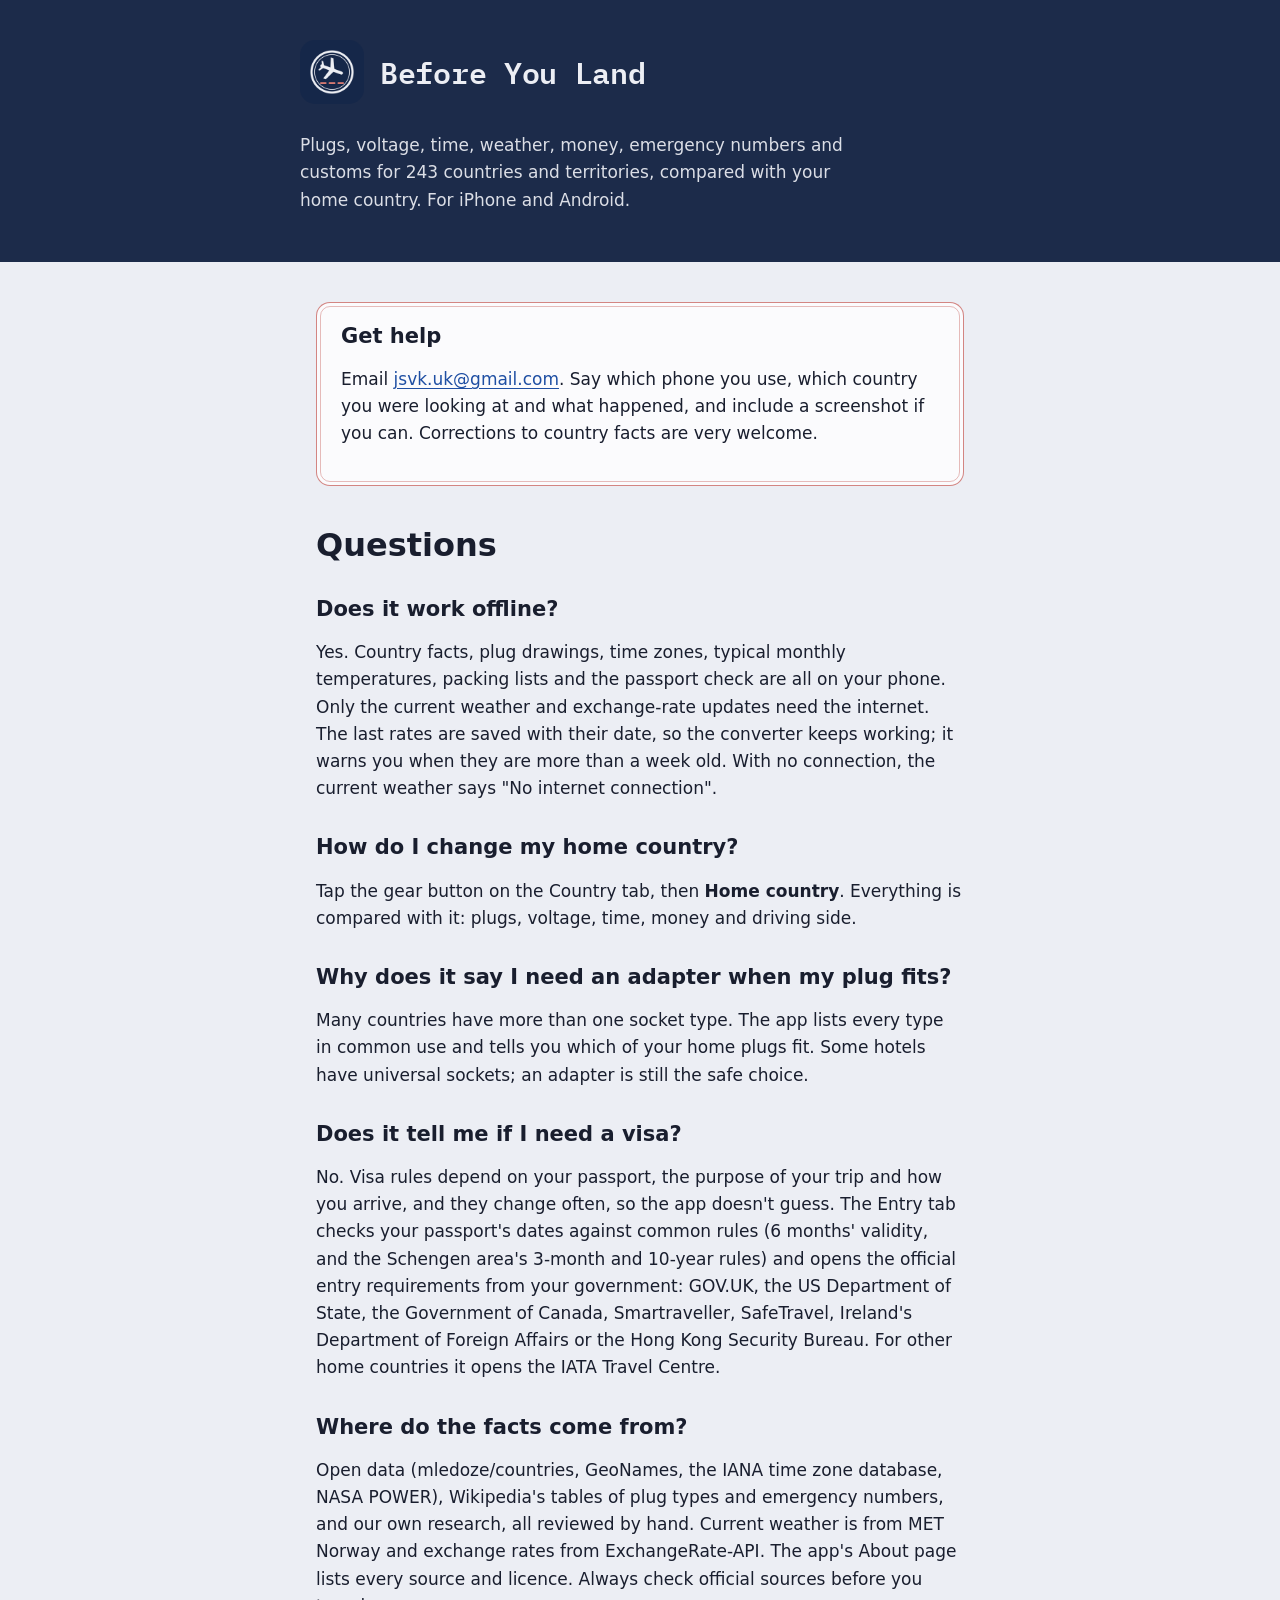
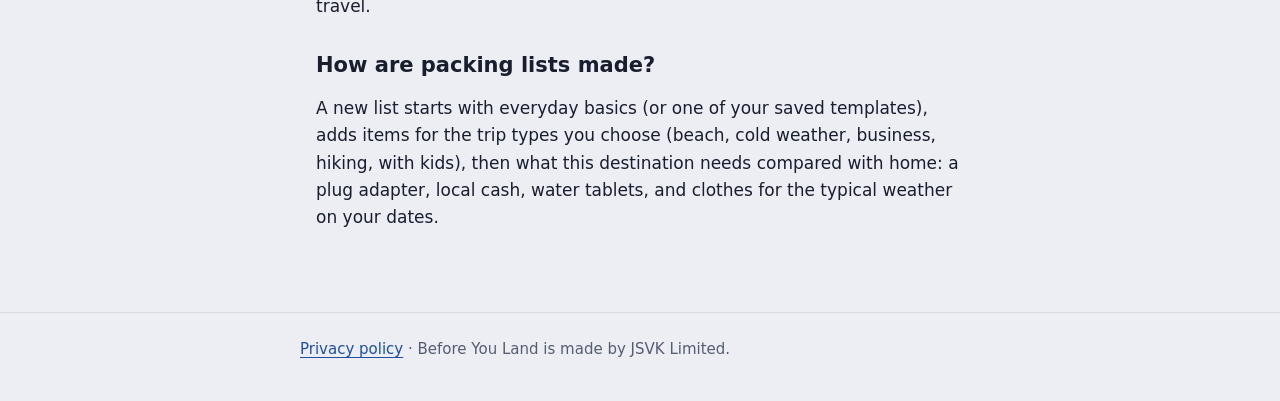
<file: index.html>
<!doctype html>
<html lang="en">
<head>
  <meta charset="utf-8">
  <meta name="viewport" content="width=device-width, initial-scale=1">
  <title>Before You Land help</title>
  <meta name="description" content="Help and contact for Before You Land, the travel app that compares each country's plugs, time, money and customs with home.">
  <link rel="icon" href="favicon.png">
  <link rel="apple-touch-icon" href="icon-180.png">
  <link rel="preconnect" href="https://fonts.googleapis.com">
  <link rel="preconnect" href="https://fonts.gstatic.com" crossorigin>
  <link href="https://fonts.googleapis.com/css2?family=IBM+Plex+Mono:wght@600&display=swap" rel="stylesheet">
  <link rel="stylesheet" href="style.css">
</head>
<body>
  <header class="band">
    <div class="wrap">
      <a class="brand" href="./">
        <img src="icon-180.png" alt="">
        <span>Before You Land</span>
      </a>
      <p>Plugs, voltage, time, weather, money, emergency numbers and customs for 243 countries and territories, compared with your home country. For iPhone and Android.</p>
    </div>
  </header>

  <main class="wrap">
    <section class="contact">
      <h2>Get help</h2>
      <p>Email <a href="mailto:jsvk.uk@gmail.com?subject=Before%20You%20Land">jsvk.uk@gmail.com</a>. Say which phone you use, which country you were looking at and what happened, and include a screenshot if you can. Corrections to country facts are very welcome.</p>
    </section>

    <h1>Questions</h1>

    <h2>Does it work offline?</h2>
    <p>Yes. Country facts, plug drawings, time zones, typical monthly temperatures, packing lists and the passport check are all on your phone. Only the current weather and exchange-rate updates need the internet. The last rates are saved with their date, so the converter keeps working; it warns you when they are more than a week old. With no connection, the current weather says "No internet connection".</p>

    <h2>How do I change my home country?</h2>
    <p>Tap the gear button on the Country tab, then <b>Home country</b>. Everything is compared with it: plugs, voltage, time, money and driving side.</p>

    <h2>Why does it say I need an adapter when my plug fits?</h2>
    <p>Many countries have more than one socket type. The app lists every type in common use and tells you which of your home plugs fit. Some hotels have universal sockets; an adapter is still the safe choice.</p>

    <h2>Does it tell me if I need a visa?</h2>
    <p>No. Visa rules depend on your passport, the purpose of your trip and how you arrive, and they change often, so the app doesn't guess. The Entry tab checks your passport's dates against common rules (6 months' validity, and the Schengen area's 3-month and 10-year rules) and opens the official entry requirements from your government: GOV.UK, the US Department of State, the Government of Canada, Smartraveller, SafeTravel, Ireland's Department of Foreign Affairs or the Hong Kong Security Bureau. For other home countries it opens the IATA Travel Centre.</p>

    <h2>Where do the facts come from?</h2>
    <p>Open data (mledoze/countries, GeoNames, the IANA time zone database, NASA POWER), Wikipedia's tables of plug types and emergency numbers, and our own research, all reviewed by hand. Current weather is from MET Norway and exchange rates from ExchangeRate-API. The app's About page lists every source and licence. Always check official sources before you travel.</p>

    <h2>How are packing lists made?</h2>
    <p>A new list starts with everyday basics (or one of your saved templates), adds items for the trip types you choose (beach, cold weather, business, hiking, with kids), then what this destination needs compared with home: a plug adapter, local cash, water tablets, and clothes for the typical weather on your dates.</p>
  </main>

  <footer>
    <div class="wrap">
      <a href="privacy.html">Privacy policy</a> · Before You Land is made by JSVK Limited.
    </div>
  </footer>
</body>
</html>
</file>
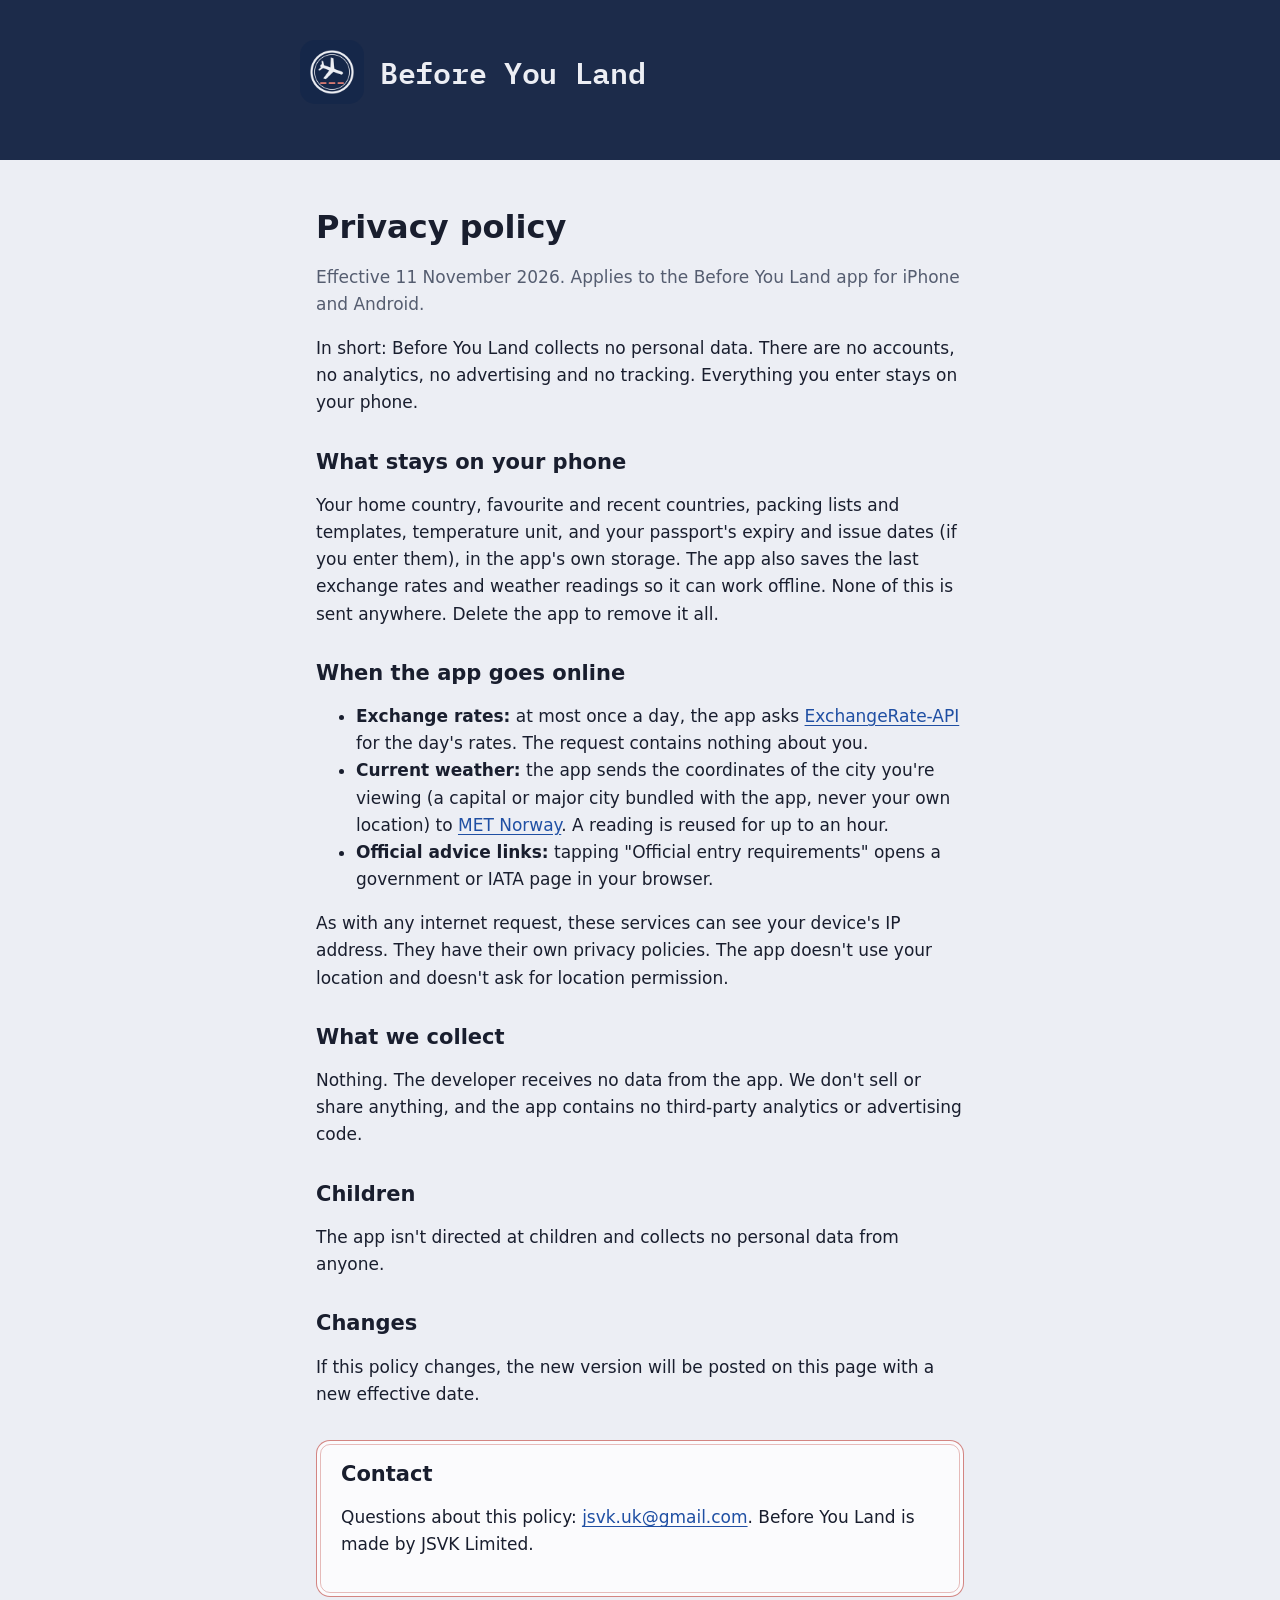
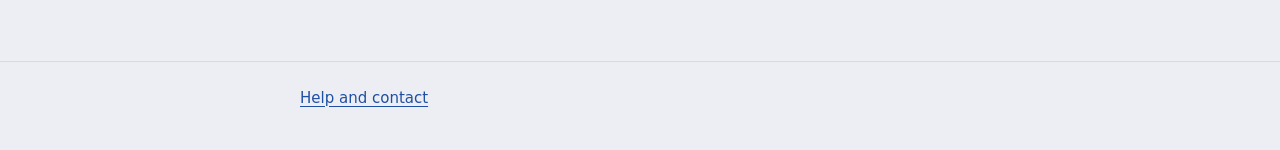
<file: privacy.html>
<!doctype html>
<html lang="en">
<head>
  <meta charset="utf-8">
  <meta name="viewport" content="width=device-width, initial-scale=1">
  <title>Before You Land privacy policy</title>
  <meta name="description" content="Before You Land collects no personal data. What it sends to get the weather and exchange rates, and what stays on your phone.">
  <link rel="icon" href="favicon.png">
  <link rel="apple-touch-icon" href="icon-180.png">
  <link rel="preconnect" href="https://fonts.googleapis.com">
  <link rel="preconnect" href="https://fonts.gstatic.com" crossorigin>
  <link href="https://fonts.googleapis.com/css2?family=IBM+Plex+Mono:wght@600&display=swap" rel="stylesheet">
  <link rel="stylesheet" href="style.css">
</head>
<body>
  <header class="band">
    <div class="wrap">
      <a class="brand" href="./">
        <img src="icon-180.png" alt="">
        <span>Before You Land</span>
      </a>
    </div>
  </header>

  <main class="wrap">
    <h1>Privacy policy</h1>
    <p class="meta">Effective 11 November 2026. Applies to the Before You Land app for iPhone and Android.</p>

    <p>In short: Before You Land collects no personal data. There are no accounts, no analytics, no advertising and no tracking. Everything you enter stays on your phone.</p>

    <h2>What stays on your phone</h2>
    <p>Your home country, favourite and recent countries, packing lists and templates, temperature unit, and your passport's expiry and issue dates (if you enter them), in the app's own storage. The app also saves the last exchange rates and weather readings so it can work offline. None of this is sent anywhere. Delete the app to remove it all.</p>

    <h2>When the app goes online</h2>
    <ul>
      <li><b>Exchange rates:</b> at most once a day, the app asks <a href="https://www.exchangerate-api.com">ExchangeRate-API</a> for the day's rates. The request contains nothing about you.</li>
      <li><b>Current weather:</b> the app sends the coordinates of the city you're viewing (a capital or major city bundled with the app, never your own location) to <a href="https://api.met.no">MET Norway</a>. A reading is reused for up to an hour.</li>
      <li><b>Official advice links:</b> tapping "Official entry requirements" opens a government or IATA page in your browser.</li>
    </ul>
    <p>As with any internet request, these services can see your device's IP address. They have their own privacy policies. The app doesn't use your location and doesn't ask for location permission.</p>

    <h2>What we collect</h2>
    <p>Nothing. The developer receives no data from the app. We don't sell or share anything, and the app contains no third-party analytics or advertising code.</p>

    <h2>Children</h2>
    <p>The app isn't directed at children and collects no personal data from anyone.</p>

    <h2>Changes</h2>
    <p>If this policy changes, the new version will be posted on this page with a new effective date.</p>

    <section class="contact">
      <h2>Contact</h2>
      <p>Questions about this policy: <a href="mailto:jsvk.uk@gmail.com?subject=Before%20You%20Land%20privacy">jsvk.uk@gmail.com</a>. Before You Land is made by JSVK Limited.</p>
    </section>
  </main>

  <footer>
    <div class="wrap">
      <a href="./">Help and contact</a>
    </div>
  </footer>
</body>
</html>
</file>
<file: style.css>
:root {
  --cover: #1c2b4a;
  --paper-on-cover: #eceef4;
  --ink: #191e2e;
  --muted: #555d70;
  --page: #eceef4;
  --surface: #fbfbfd;
  --line: #d6dae4;
  --link: #1f4fa3;
  --stamp: #b3261e;
  color-scheme: light;
}
@media (prefers-color-scheme: dark) {
  :root:not([data-theme="light"]) {
    --cover: #151f37;
    --ink: #e8eaf1;
    --muted: #a3a9ba;
    --page: #0f1320;
    --surface: #181d2c;
    --line: #2a3043;
    --link: #93b4ff;
    --stamp: #ff8a7a;
    color-scheme: dark;
  }
}
:root[data-theme="dark"] {
  --cover: #151f37;
  --ink: #e8eaf1;
  --muted: #a3a9ba;
  --page: #0f1320;
  --surface: #181d2c;
  --line: #2a3043;
  --link: #93b4ff;
  --stamp: #ff8a7a;
  color-scheme: dark;
}
* { box-sizing: border-box; }
body {
  margin: 0;
  background: var(--page);
  color: var(--ink);
  font: 17px/1.6 system-ui, -apple-system, "Segoe UI", Roboto, sans-serif;
}
.band {
  background: var(--cover);
  color: var(--paper-on-cover);
  padding: 40px 16px 48px;
}
.wrap { max-width: 680px; margin: 0 auto; }
.brand {
  display: inline-flex;
  align-items: center;
  gap: 16px;
  color: var(--paper-on-cover);
  text-decoration: none;
}
.brand img { width: 64px; height: 64px; border-radius: 15px; }
.brand span { font: 600 30px/1.1 "IBM Plex Mono", ui-monospace, monospace; letter-spacing: -0.01em; }
.band p { margin: 20px 0 0; max-width: 34em; opacity: 0.92; }
main { padding: 8px 16px 64px; }
h1 { font-size: 32px; line-height: 1.2; margin: 40px 0 8px; }
h2 { font-size: 21px; line-height: 1.25; margin: 32px 0 6px; }
p, li { max-width: 38em; }
a { color: var(--link); text-underline-offset: 3px; }
a:focus-visible { outline: 3px solid var(--link); outline-offset: 3px; border-radius: 4px; }
/* The help box is drawn like one of the app's visa stamps: a double rule in stamp ink. */
.contact {
  background: var(--surface);
  border: 1.5px solid color-mix(in srgb, var(--stamp) 55%, transparent);
  outline: 0.75px solid color-mix(in srgb, var(--stamp) 30%, transparent);
  outline-offset: -5px;
  border-radius: 14px;
  padding: 20px 24px;
  margin-top: 32px;
}
.contact h2 { margin-top: 0; }
.meta { color: var(--muted); }
footer {
  border-top: 1px solid var(--line);
  padding: 24px 16px 40px;
  color: var(--muted);
  font-size: 15px;
}
</file>
